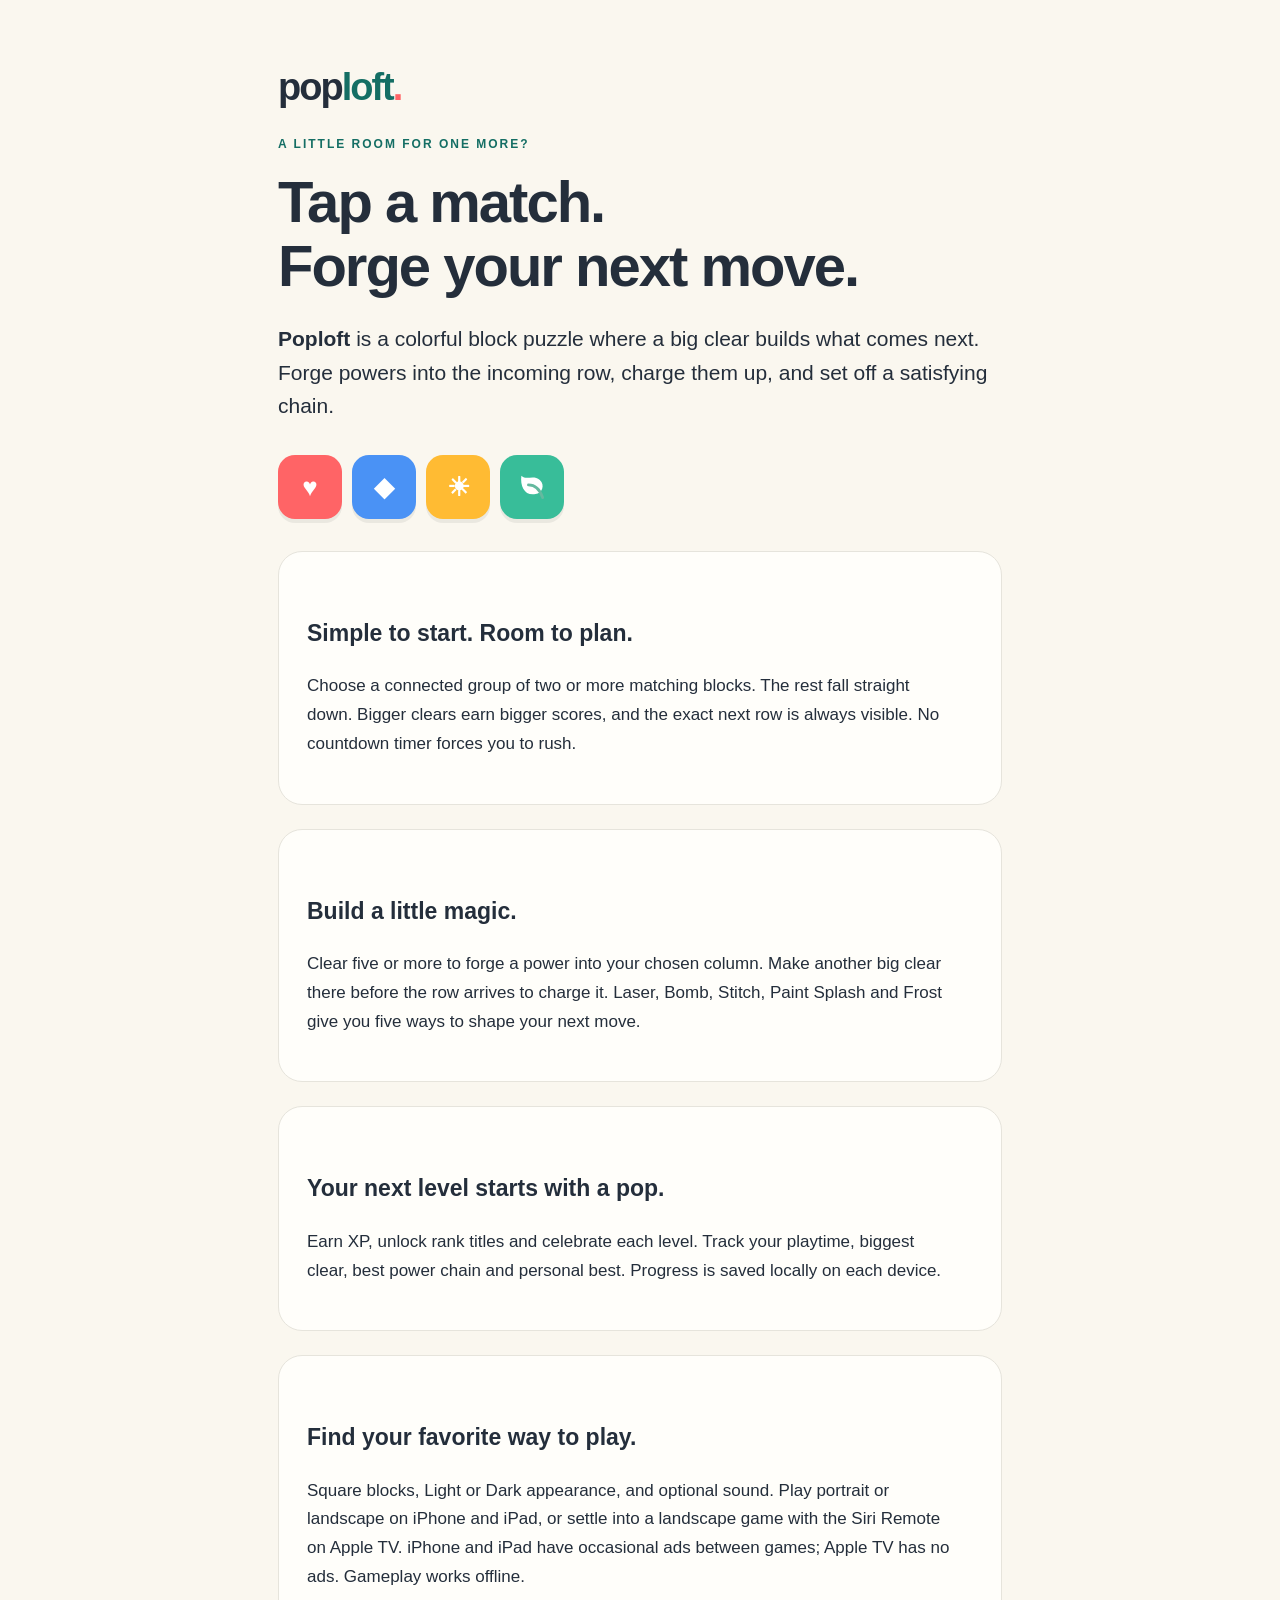
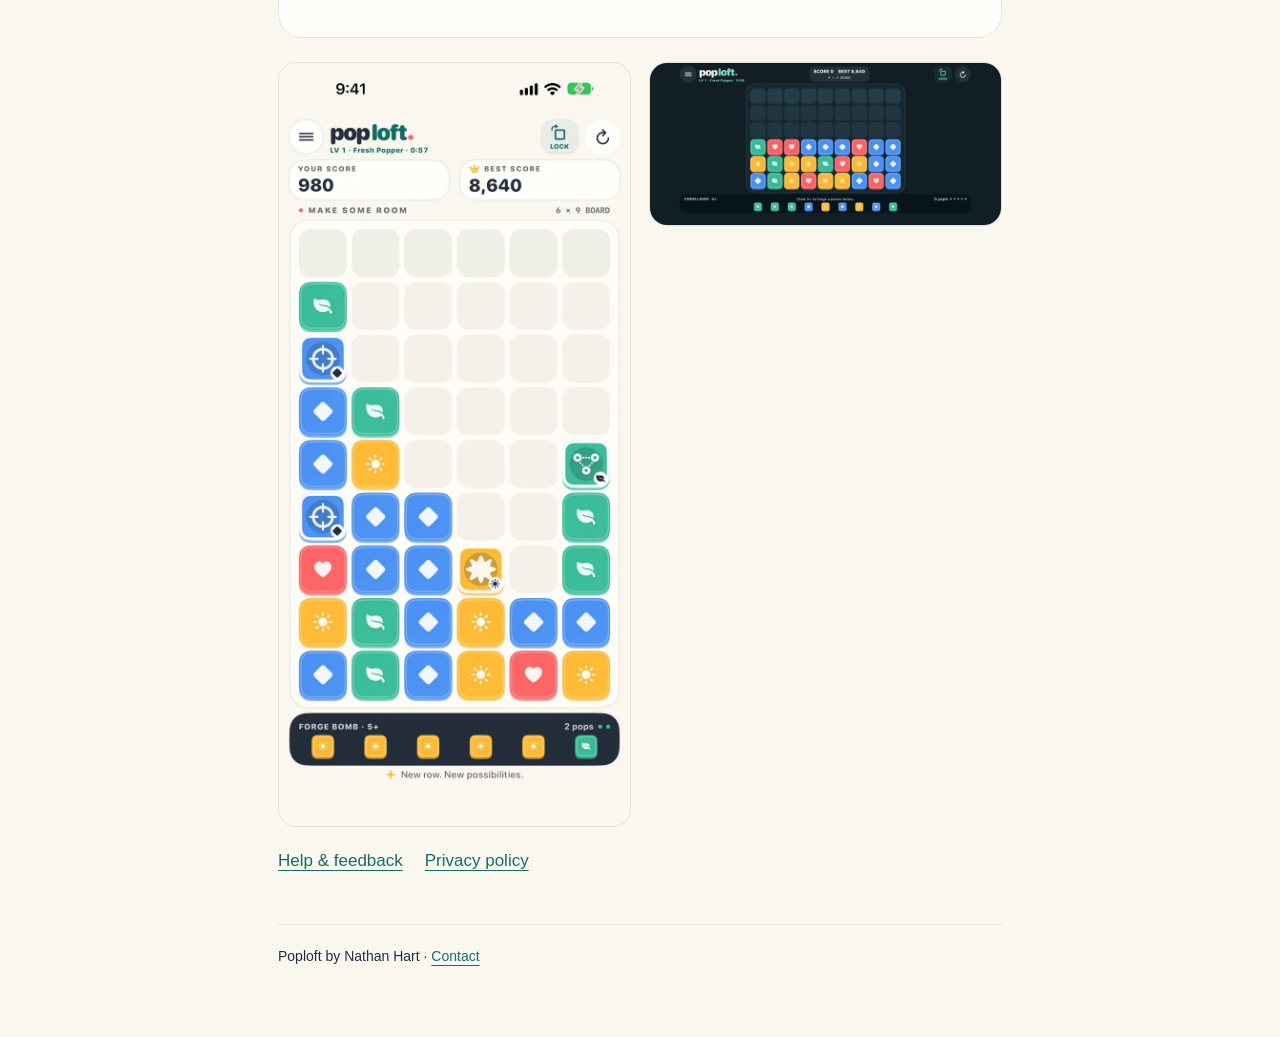
<file: poploft/index.html>
<!doctype html>
<html lang="en"><head><meta charset="utf-8"><meta name="viewport" content="width=device-width,initial-scale=1">
<title>Poploft — Block Pop Puzzle</title><meta name="description" content="Tap matching blocks, forge five powers into the next row, and chain big clears. Poploft is an endless puzzle for iPhone, iPad and Apple TV.">
<meta property="og:title" content="Poploft — Forge your next big clear"><meta property="og:description" content="Tap a match. Forge a power. Build your rank. A colorful puzzle for iPhone, iPad and Apple TV."><meta property="og:image" content="https://nahart86.github.io/app-policies/poploft/assets/poploft-header.png"><meta property="og:type" content="website"><meta property="og:url" content="https://nahart86.github.io/app-policies/poploft/">
<link rel="canonical" href="https://nahart86.github.io/app-policies/poploft/"><link rel="stylesheet" href="styles.css?v=21"></head>
<body><main><a class="wordmark" href="./" aria-label="Poploft home">pop<span>loft</span><b aria-hidden="true">.</b></a><div class="eyebrow">A LITTLE ROOM FOR ONE MORE?</div><h1>Tap a match.<br>Forge your next move.</h1>
<p class="lead"><strong>Poploft</strong> is a colorful block puzzle where a big clear builds what comes next. Forge powers into the incoming row, charge them up, and set off a satisfying chain.</p>
<div class="tiles" aria-hidden="true"><span class="tile coral">♥</span><span class="tile blue">◆</span><span class="tile gold">☀</span><span class="tile mint"><svg viewBox="0 0 48 48" width="34" height="34" aria-hidden="true"><path fill="currentColor" d="M9 8c7 7 17-2 26 6 8 7 3 19-6 20C14 37 7 23 9 8Z"/><path d="M19 21c11 0 17 9 20 18" fill="none" stroke="#65b99f" stroke-width="4" stroke-linecap="round"/></svg></span></div>
<div class="card"><h2>Simple to start. Room to plan.</h2><p>Choose a connected group of two or more matching blocks. The rest fall straight down. Bigger clears earn bigger scores, and the exact next row is always visible. No countdown timer forces you to rush.</p></div>
<div class="card"><h2>Build a little magic.</h2><p>Clear five or more to forge a power into your chosen column. Make another big clear there before the row arrives to charge it. Laser, Bomb, Stitch, Paint Splash and Frost give you five ways to shape your next move.</p></div>
<div class="card"><h2>Your next level starts with a pop.</h2><p>Earn XP, unlock rank titles and celebrate each level. Track your playtime, biggest clear, best power chain and personal best. Progress is saved locally on each device.</p></div>
<div class="card"><h2>Find your favorite way to play.</h2><p>Square blocks, Light or Dark appearance, and optional sound. Play portrait or landscape on iPhone and iPad, or settle into a landscape game with the Siri Remote on Apple TV. iPhone and iPad have occasional ads between games; Apple TV has no ads. Gameplay works offline.</p></div>
<section aria-label="A look at the game" class="gallery"><img src="assets/gameplay.webp" alt="Real Poploft gameplay with matching groups and five-power strategy" loading="lazy"><img src="assets/landscape.webp" alt="Poploft landscape gameplay in Dark appearance" loading="lazy"></section>
<nav aria-label="Support"><a href="support.html">Help &amp; feedback</a><a href="privacy.html">Privacy policy</a></nav><footer>Poploft by Nathan Hart · <a href="mailto:nahart86@gmail.com">Contact</a></footer></main></body></html>
</file>
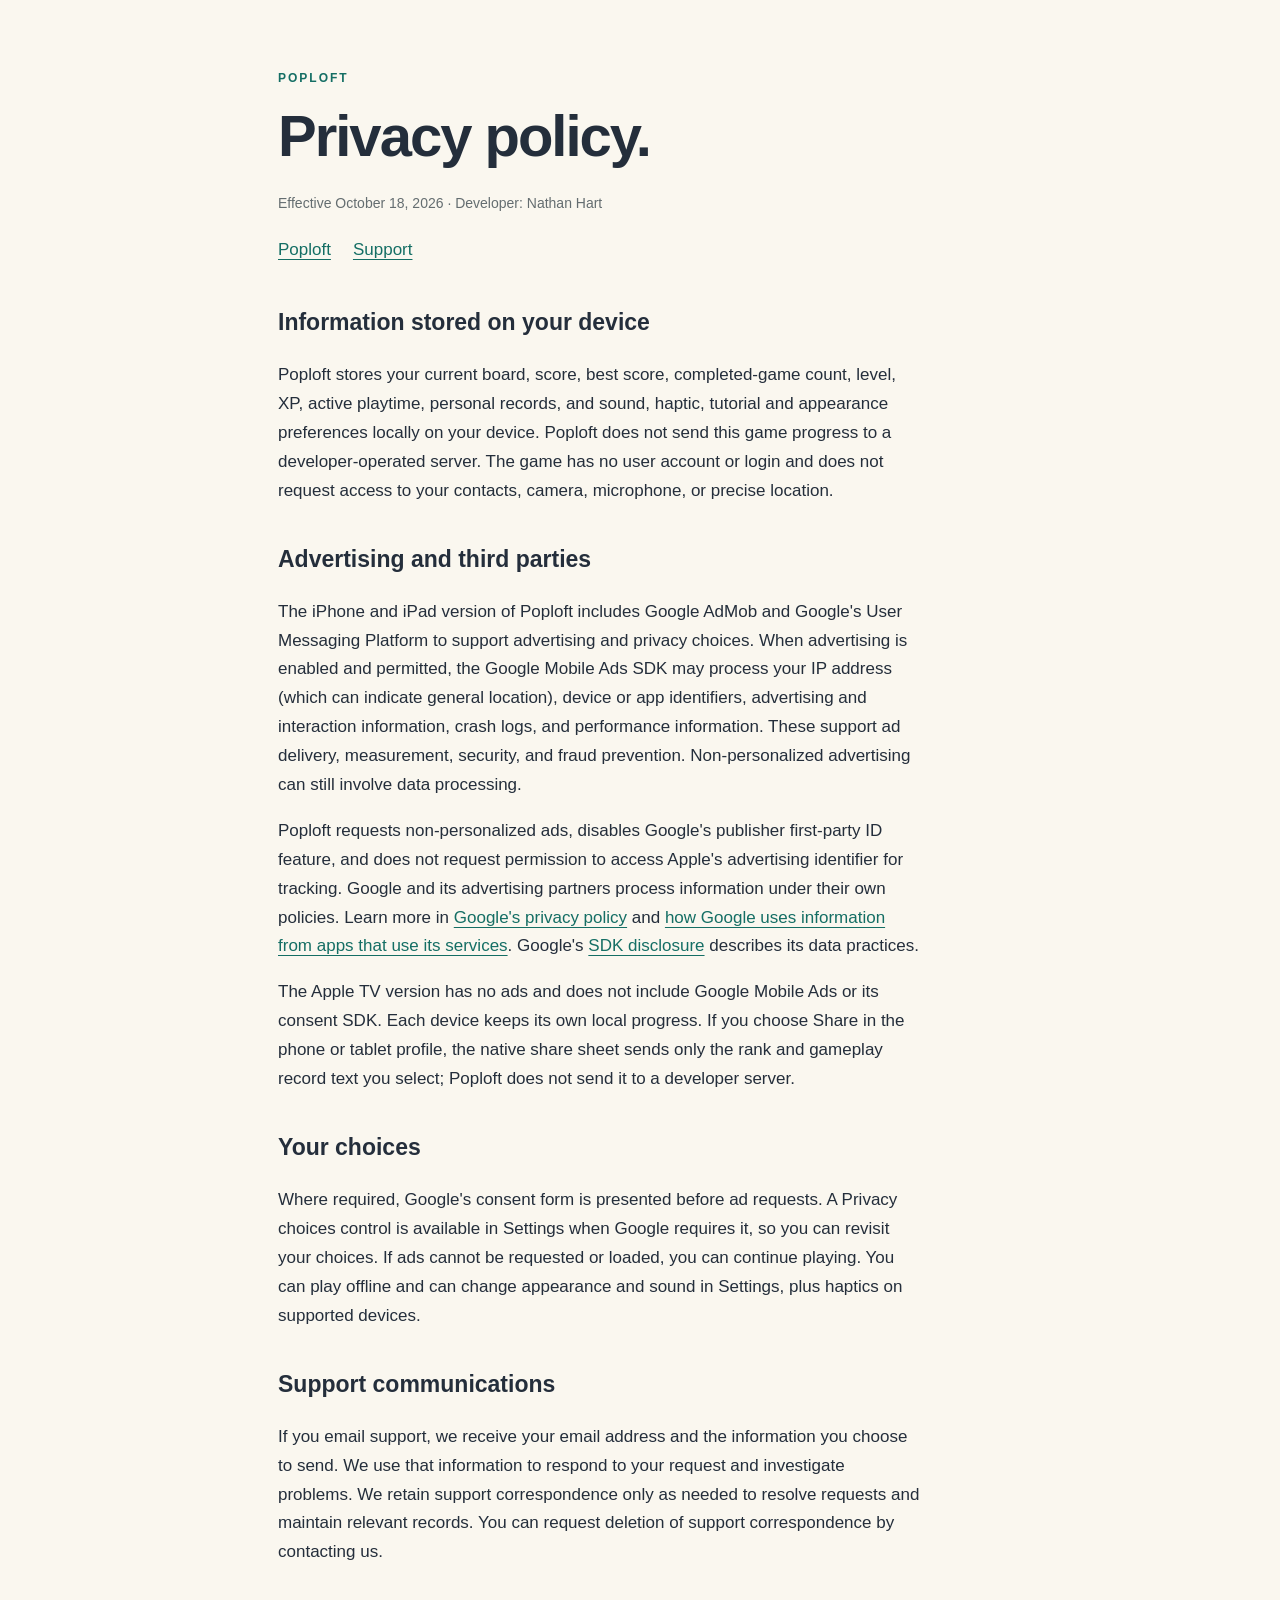
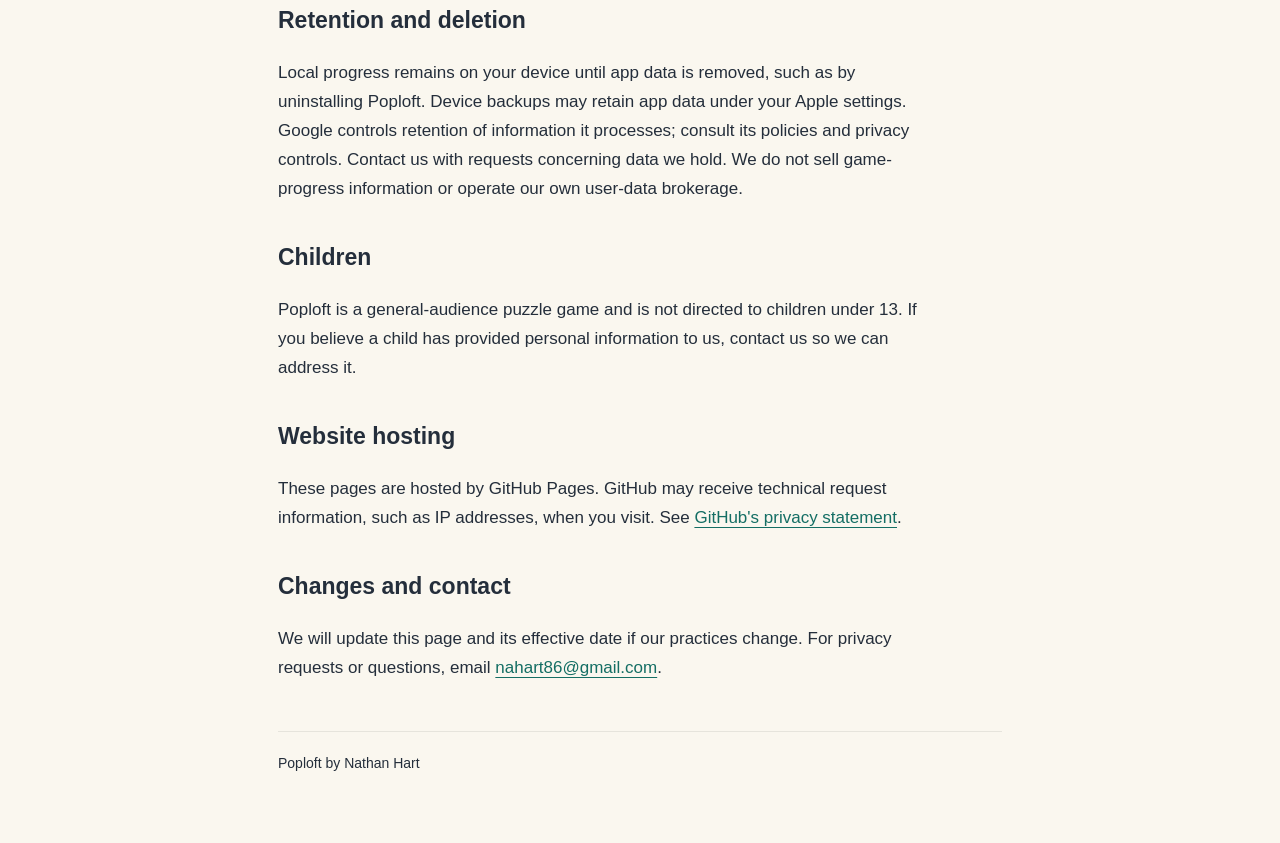
<file: poploft/privacy.html>
<!doctype html><html lang="en"><meta charset="utf-8"><meta name="viewport" content="width=device-width,initial-scale=1"><link rel="stylesheet" href="styles.css"><title>Poploft Privacy Policy</title><main><div class="eyebrow">POPLOFT</div><h1>Privacy policy.</h1><p class="muted">Effective October 18, 2026 · Developer: Nathan Hart</p><nav><a href="index.html">Poploft</a><a href="support.html">Support</a></nav><h2>Information stored on your device</h2><p>Poploft stores your current board, score, best score, completed-game count, level, XP, active playtime, personal records, and sound, haptic, tutorial and appearance preferences locally on your device. Poploft does not send this game progress to a developer-operated server. The game has no user account or login and does not request access to your contacts, camera, microphone, or precise location.</p><h2>Advertising and third parties</h2><p>The iPhone and iPad version of Poploft includes Google AdMob and Google's User Messaging Platform to support advertising and privacy choices. When advertising is enabled and permitted, the Google Mobile Ads SDK may process your IP address (which can indicate general location), device or app identifiers, advertising and interaction information, crash logs, and performance information. These support ad delivery, measurement, security, and fraud prevention. Non-personalized advertising can still involve data processing.</p><p>Poploft requests non-personalized ads, disables Google's publisher first-party ID feature, and does not request permission to access Apple's advertising identifier for tracking. Google and its advertising partners process information under their own policies. Learn more in <a href="https://policies.google.com/privacy">Google's privacy policy</a> and <a href="https://policies.google.com/technologies/partner-sites">how Google uses information from apps that use its services</a>. Google's <a href="https://developers.google.com/admob/ios/privacy/data-disclosure">SDK disclosure</a> describes its data practices.</p><p>The Apple TV version has no ads and does not include Google Mobile Ads or its consent SDK. Each device keeps its own local progress. If you choose Share in the phone or tablet profile, the native share sheet sends only the rank and gameplay record text you select; Poploft does not send it to a developer server.</p><h2>Your choices</h2><p>Where required, Google's consent form is presented before ad requests. A Privacy choices control is available in Settings when Google requires it, so you can revisit your choices. If ads cannot be requested or loaded, you can continue playing. You can play offline and can change appearance and sound in Settings, plus haptics on supported devices.</p><h2>Support communications</h2><p>If you email support, we receive your email address and the information you choose to send. We use that information to respond to your request and investigate problems. We retain support correspondence only as needed to resolve requests and maintain relevant records. You can request deletion of support correspondence by contacting us.</p><h2>Retention and deletion</h2><p>Local progress remains on your device until app data is removed, such as by uninstalling Poploft. Device backups may retain app data under your Apple settings. Google controls retention of information it processes; consult its policies and privacy controls. Contact us with requests concerning data we hold. We do not sell game-progress information or operate our own user-data brokerage.</p><h2>Children</h2><p>Poploft is a general-audience puzzle game and is not directed to children under 13. If you believe a child has provided personal information to us, contact us so we can address it.</p><h2>Website hosting</h2><p>These pages are hosted by GitHub Pages. GitHub may receive technical request information, such as IP addresses, when you visit. See <a href="https://docs.github.com/en/site-policy/privacy-policies/github-general-privacy-statement">GitHub's privacy statement</a>.</p><h2>Changes and contact</h2><p>We will update this page and its effective date if our practices change. For privacy requests or questions, email <a href="mailto:nahart86@gmail.com?subject=Poploft%20privacy">nahart86@gmail.com</a>.</p><footer>Poploft by Nathan Hart</footer></main></html>
</file>
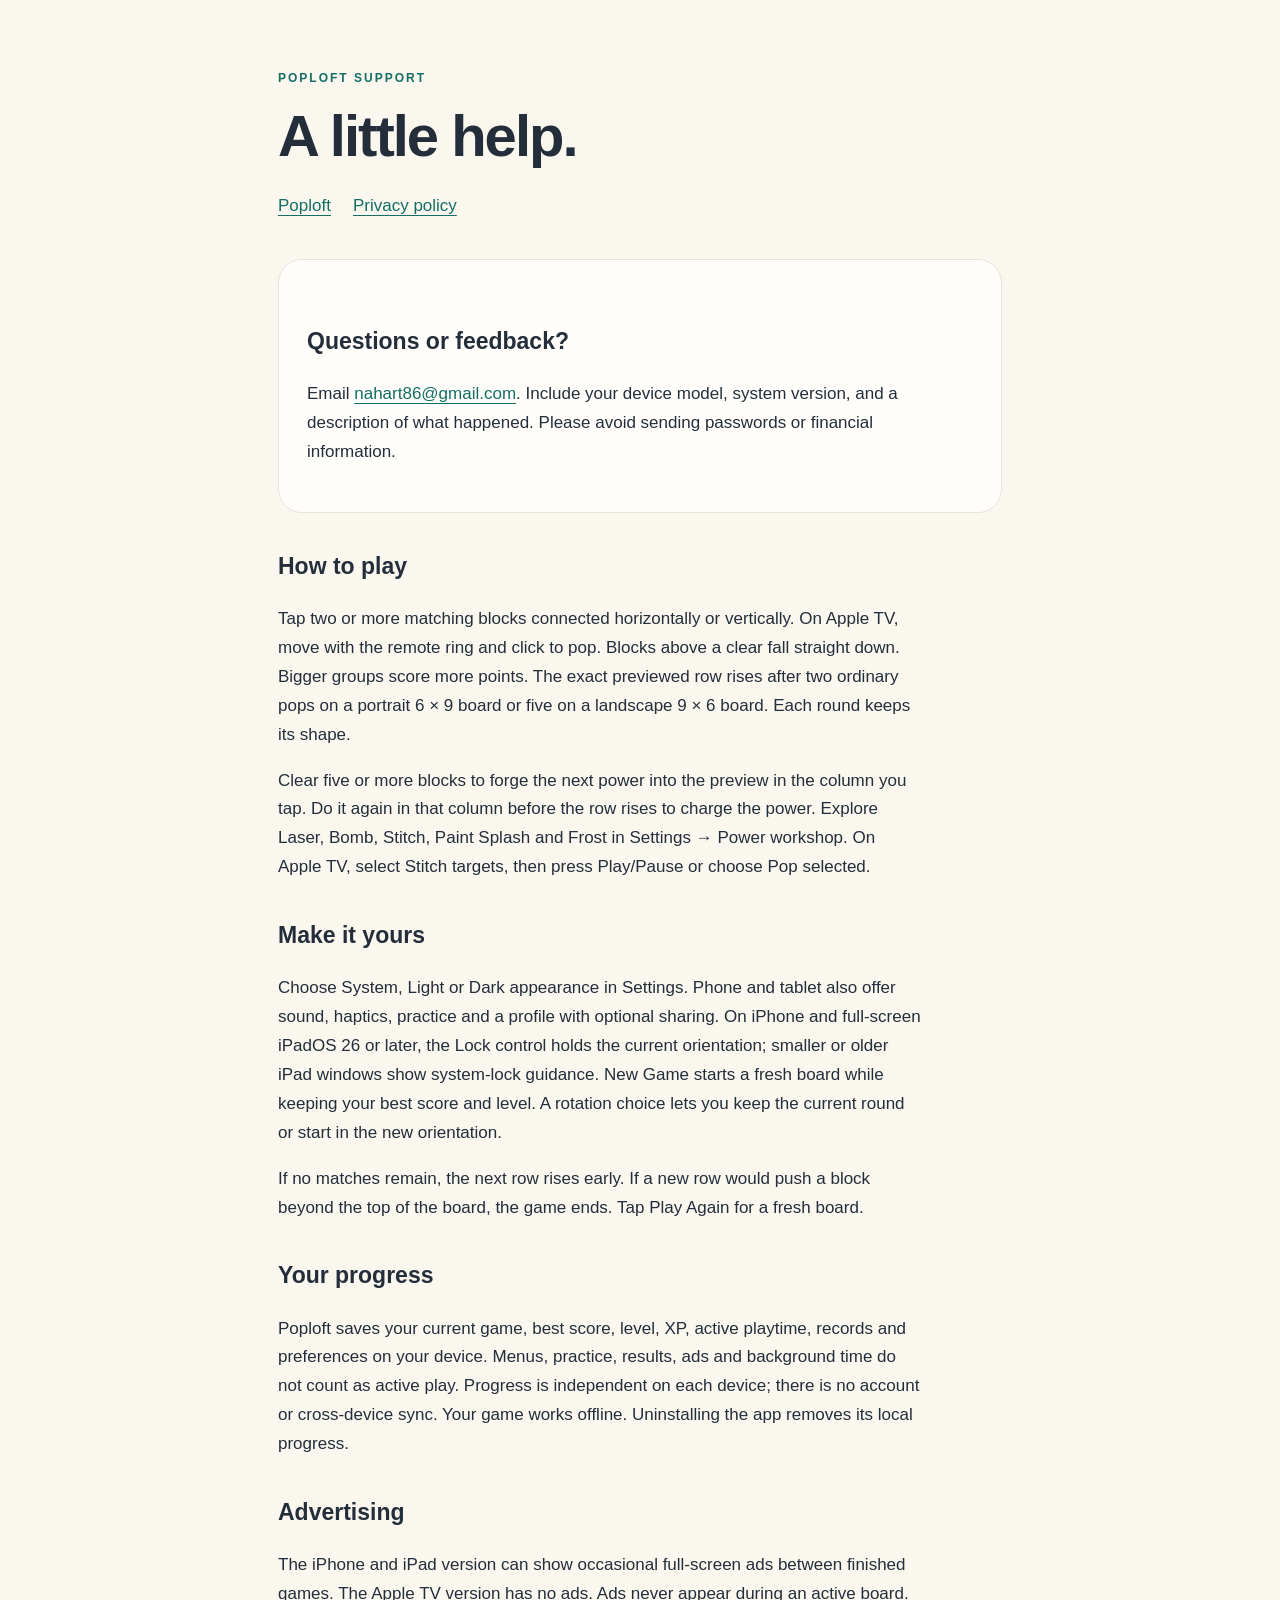
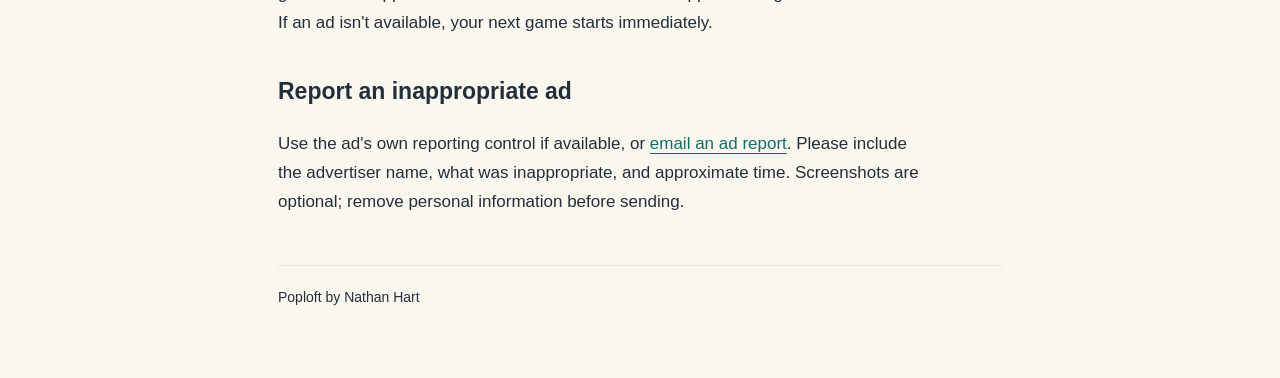
<file: poploft/support.html>
<!doctype html><html lang="en"><meta charset="utf-8"><meta name="viewport" content="width=device-width,initial-scale=1"><link rel="stylesheet" href="styles.css"><title>Poploft Support</title><main><div class="eyebrow">POPLOFT SUPPORT</div><h1>A little help.</h1><nav><a href="index.html">Poploft</a><a href="privacy.html">Privacy policy</a></nav><div class="card"><h2>Questions or feedback?</h2><p>Email <a href="mailto:nahart86@gmail.com?subject=Poploft%20support">nahart86@gmail.com</a>. Include your device model, system version, and a description of what happened. Please avoid sending passwords or financial information.</p></div><h2>How to play</h2><p>Tap two or more matching blocks connected horizontally or vertically. On Apple TV, move with the remote ring and click to pop. Blocks above a clear fall straight down. Bigger groups score more points. The exact previewed row rises after two ordinary pops on a portrait 6 × 9 board or five on a landscape 9 × 6 board. Each round keeps its shape.</p><p>Clear five or more blocks to forge the next power into the preview in the column you tap. Do it again in that column before the row rises to charge the power. Explore Laser, Bomb, Stitch, Paint Splash and Frost in Settings → Power workshop. On Apple TV, select Stitch targets, then press Play/Pause or choose Pop selected.</p><h2>Make it yours</h2><p>Choose System, Light or Dark appearance in Settings. Phone and tablet also offer sound, haptics, practice and a profile with optional sharing. On iPhone and full-screen iPadOS 26 or later, the Lock control holds the current orientation; smaller or older iPad windows show system-lock guidance. New Game starts a fresh board while keeping your best score and level. A rotation choice lets you keep the current round or start in the new orientation.</p><p>If no matches remain, the next row rises early. If a new row would push a block beyond the top of the board, the game ends. Tap Play Again for a fresh board.</p><h2>Your progress</h2><p>Poploft saves your current game, best score, level, XP, active playtime, records and preferences on your device. Menus, practice, results, ads and background time do not count as active play. Progress is independent on each device; there is no account or cross-device sync. Your game works offline. Uninstalling the app removes its local progress.</p><h2>Advertising</h2><p>The iPhone and iPad version can show occasional full-screen ads between finished games. The Apple TV version has no ads. Ads never appear during an active board. If an ad isn't available, your next game starts immediately.</p><h2>Report an inappropriate ad</h2><p>Use the ad's own reporting control if available, or <a href="mailto:nahart86@gmail.com?subject=Poploft%20inappropriate%20ad%20report">email an ad report</a>. Please include the advertiser name, what was inappropriate, and approximate time. Screenshots are optional; remove personal information before sending.</p><footer>Poploft by Nathan Hart</footer></main></html>
</file>
<file: poploft/styles.css>
:root{color-scheme:light dark;--ink:#242e3b;--teal:#146e64;--paper:#faf7ef;--surface:#fffefa;--stroke:#e6e4dc;--quiet:#646d70}*{box-sizing:border-box}body{margin:0;background:var(--paper);color:var(--ink);font:17px/1.7 -apple-system,BlinkMacSystemFont,"Segoe UI",sans-serif}main{max-width:780px;margin:auto;padding:68px 28px}nav{display:flex;flex-wrap:wrap;gap:22px;margin:20px 0 38px}a{overflow-wrap:anywhere;color:var(--teal);text-underline-offset:4px}h1{font-size:clamp(36px,8vw,58px);line-height:1.1;letter-spacing:-2px;margin:16px 0 24px}h2{font-size:23px;margin-top:34px}p,li{max-width:68ch}.eyebrow{color:var(--teal);font-weight:800;letter-spacing:2px;font-size:12px}.card{padding:28px;background:var(--surface);border:1px solid var(--stroke);border-radius:24px;margin:24px 0}.muted{color:var(--quiet);font-size:14px}.tiles{display:flex;gap:10px;margin:32px 0}.tile{width:64px;height:64px;border-radius:17px;color:white;display:grid;place-items:center;font-size:26px;font-weight:bold;box-shadow:0 4px 0 #00000010}.coral{background:#ff6466}.blue{background:#4a92f5}.gold{background:#ffbb33}.mint{background:#38bd99}footer{margin-top:48px;border-top:1px solid var(--stroke);padding-top:20px;font-size:14px}button{font:inherit}strong{font-weight:700}

.brand{font-size:32px;font-weight:900;letter-spacing:-1.6px}.brand span{color:var(--teal)}.brand b{color:#ff6466;margin-left:3px}
@media(prefers-color-scheme:dark){:root{--ink:#f2f1e9;--teal:#7bdfc6;--paper:#111d25;--surface:#20313a;--stroke:#39505b;--quiet:#a9b9be}}

.lead{font-size:21px;line-height:1.6}.launch-status{display:inline-block;padding:10px 15px;border-radius:14px;background:#edf3e9;color:#146e64;font-size:14px;font-weight:700}.gallery{display:grid;grid-template-columns:1fr 1fr;gap:18px;align-items:start}.gallery img{display:block;width:100%;border-radius:18px;border:1px solid #e1dfd7}nav{flex-wrap:wrap}@media(max-width:560px){main{padding:42px 22px}.card{padding:22px}.gallery{grid-template-columns:1fr}.gallery img{max-height:680px;object-fit:contain;background:var(--paper)}}@media(prefers-color-scheme:dark){:root{color-scheme:dark;--paper:#101e27;--ink:#f4f1e9;--teal:#75d7bd}.card{background:#1c323c;border-color:#334c56}.muted{color:#b2c6cc}.launch-status{background:#1c3839;color:#75d7bd}footer,.gallery img{border-color:#334c56}}

.wordmark{display:inline-block;font-size:38px;line-height:1;font-weight:900;letter-spacing:-2px;text-decoration:none;color:#242e3b;margin-bottom:28px}.wordmark span{color:#146e64}.wordmark b{color:#ff6466}.tile svg{display:block}@media(prefers-color-scheme:dark){.wordmark{color:#f4f1e9}.wordmark span{color:#75d7bd}}
</file>
